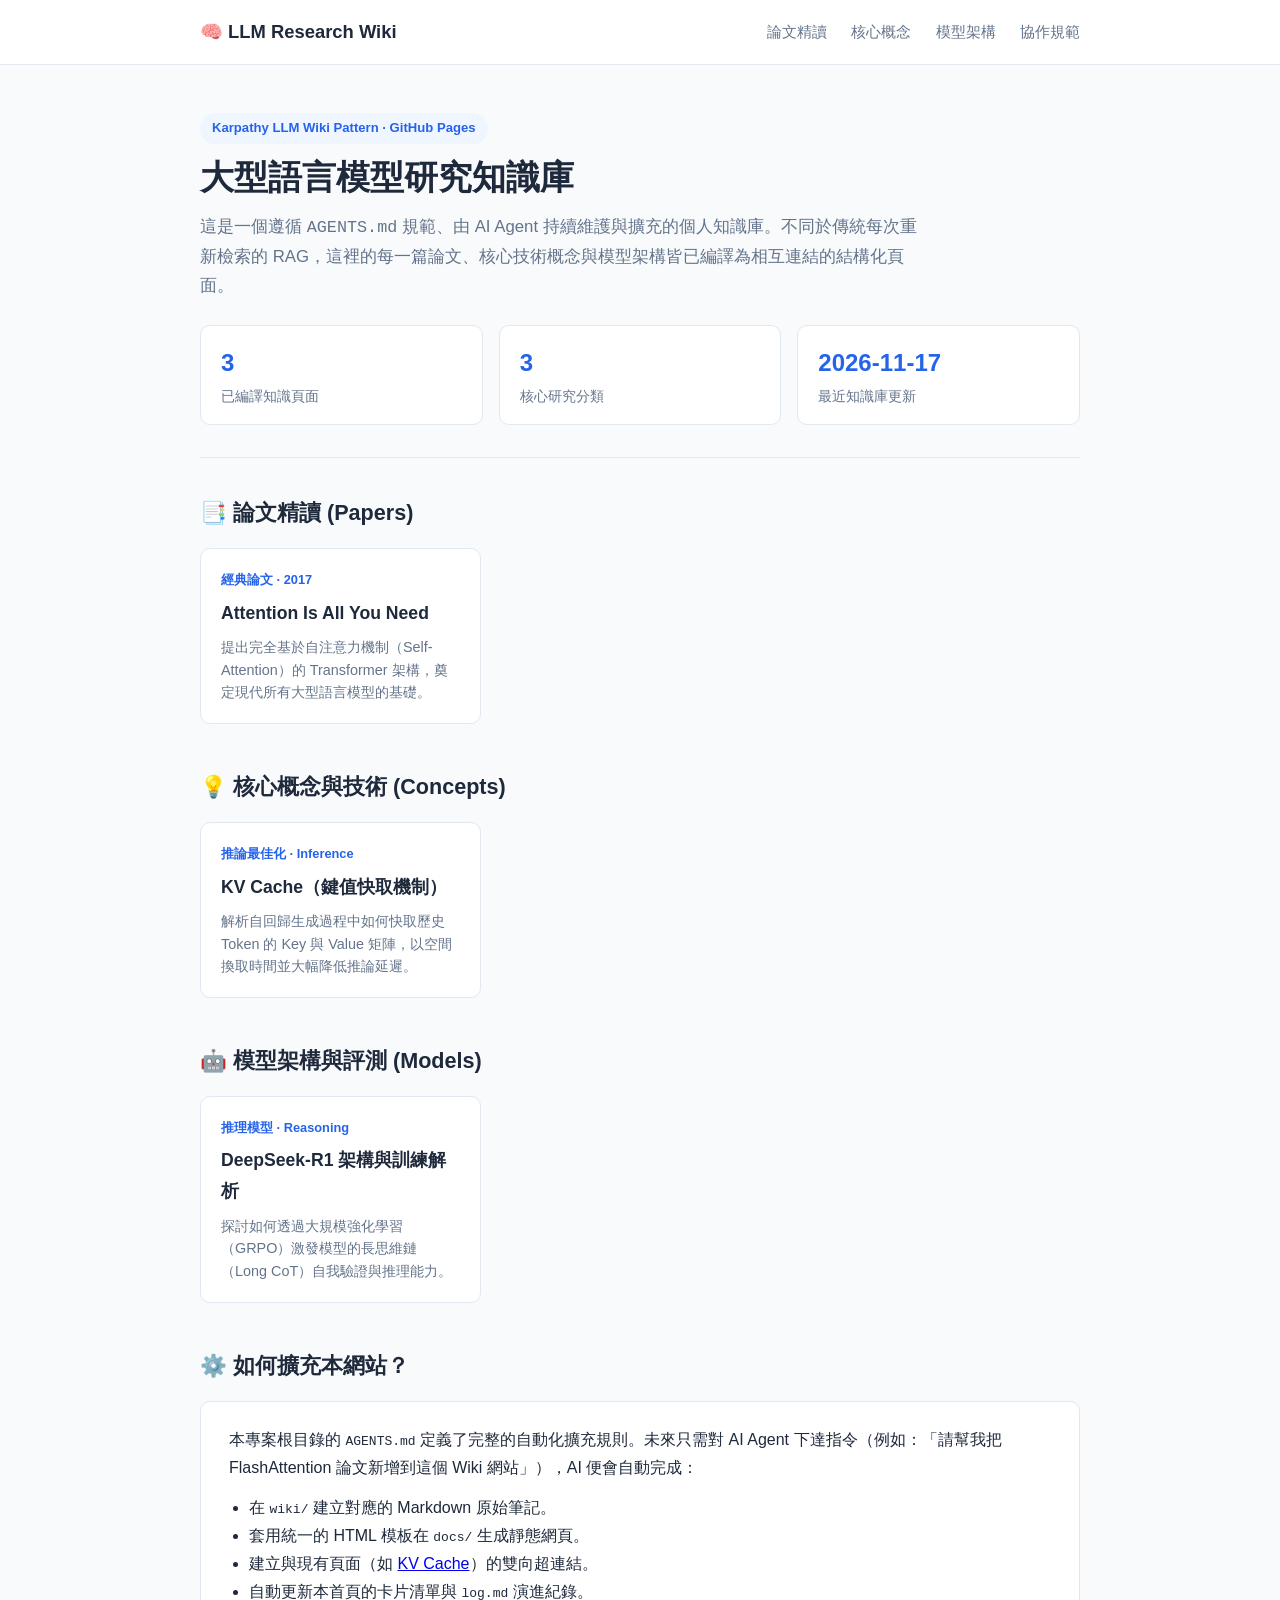
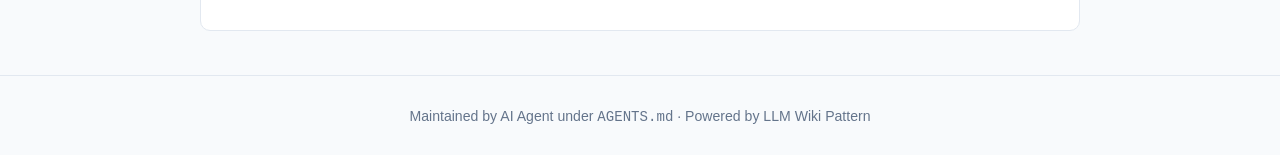
<file: docs/index.html>
<!DOCTYPE html>
<html lang="zh-Hant">
<head>
  <meta charset="UTF-8">
  <meta name="viewport" content="width=device-width, initial-scale=1.0">
  <title>LLM Research Wiki | 持續累積式大型語言模型研究知識庫</title>
  <link rel="stylesheet" href="assets/style.css">
</head>
<body>
  <header class="site-header">
    <div class="container">
      <a href="index.html" class="brand">🧠 LLM Research Wiki</a>
      <nav class="nav-links">
        <a href="#papers">論文精讀</a>
        <a href="#concepts">核心概念</a>
        <a href="#models">模型架構</a>
        <a href="#workflow">協作規範</a>
      </nav>
    </div>
  </header>

  <main class="container">
    <section class="hero">
      <span class="hero-badge">Karpathy LLM Wiki Pattern · GitHub Pages</span>
      <h1>大型語言模型研究知識庫</h1>
      <p>這是一個遵循 <code>AGENTS.md</code> 規範、由 AI Agent 持續維護與擴充的個人知識庫。不同於傳統每次重新檢索的 RAG，這裡的每一篇論文、核心技術概念與模型架構皆已編譯為相互連結的結構化頁面。</p>

      <div class="stats-grid">
        <div class="stat-card">
          <div class="stat-num">3</div>
          <div class="stat-label">已編譯知識頁面</div>
        </div>
        <div class="stat-card">
          <div class="stat-num">3</div>
          <div class="stat-label">核心研究分類</div>
        </div>
        <div class="stat-card">
          <div class="stat-num">2026-11-17</div>
          <div class="stat-label">最近知識庫更新</div>
        </div>
      </div>
    </section>

    <section id="papers" class="category-section">
      <h2 class="section-title">📑 論文精讀 (Papers)</h2>
      <div class="card-grid">
        <a href="papers/attention-is-all-you-need.html" class="wiki-card">
          <div class="card-meta">經典論文 · 2017</div>
          <h3>Attention Is All You Need</h3>
          <p>提出完全基於自注意力機制（Self-Attention）的 Transformer 架構，奠定現代所有大型語言模型的基礎。</p>
        </a>
      </div>
    </section>

    <section id="concepts" class="category-section">
      <h2 class="section-title">💡 核心概念與技術 (Concepts)</h2>
      <div class="card-grid">
        <a href="concepts/kv-cache.html" class="wiki-card">
          <div class="card-meta">推論最佳化 · Inference</div>
          <h3>KV Cache（鍵值快取機制）</h3>
          <p>解析自回歸生成過程中如何快取歷史 Token 的 Key 與 Value 矩陣，以空間換取時間並大幅降低推論延遲。</p>
        </a>
      </div>
    </section>

    <section id="models" class="category-section">
      <h2 class="section-title">🤖 模型架構與評測 (Models)</h2>
      <div class="card-grid">
        <a href="models/deepseek-r1.html" class="wiki-card">
          <div class="card-meta">推理模型 · Reasoning</div>
          <h3>DeepSeek-R1 架構與訓練解析</h3>
          <p>探討如何透過大規模強化學習（GRPO）激發模型的長思維鏈（Long CoT）自我驗證與推理能力。</p>
        </a>
      </div>
    </section>

    <section id="workflow" class="category-section">
      <h2 class="section-title">⚙️ 如何擴充本網站？</h2>
      <div class="wiki-article" style="padding: 24px 28px;">
        <p>本專案根目錄的 <code>AGENTS.md</code> 定義了完整的自動化擴充規則。未來只需對 AI Agent 下達指令（例如：「請幫我把 FlashAttention 論文新增到這個 Wiki 網站」），AI 便會自動完成：</p>
        <ul style="margin: 12px 0 0 20px;">
          <li>在 <code>wiki/</code> 建立對應的 Markdown 原始筆記。</li>
          <li>套用統一的 HTML 模板在 <code>docs/</code> 生成靜態網頁。</li>
          <li>建立與現有頁面（如 <a href="concepts/kv-cache.html">KV Cache</a>）的雙向超連結。</li>
          <li>自動更新本首頁的卡片清單與 <code>log.md</code> 演進紀錄。</li>
        </ul>
      </div>
    </section>
  </main>

  <footer class="site-footer">
    <div class="container">
      <p>Maintained by AI Agent under <code>AGENTS.md</code> · Powered by LLM Wiki Pattern</p>
    </div>
  </footer>
</body>
</html>
</file>
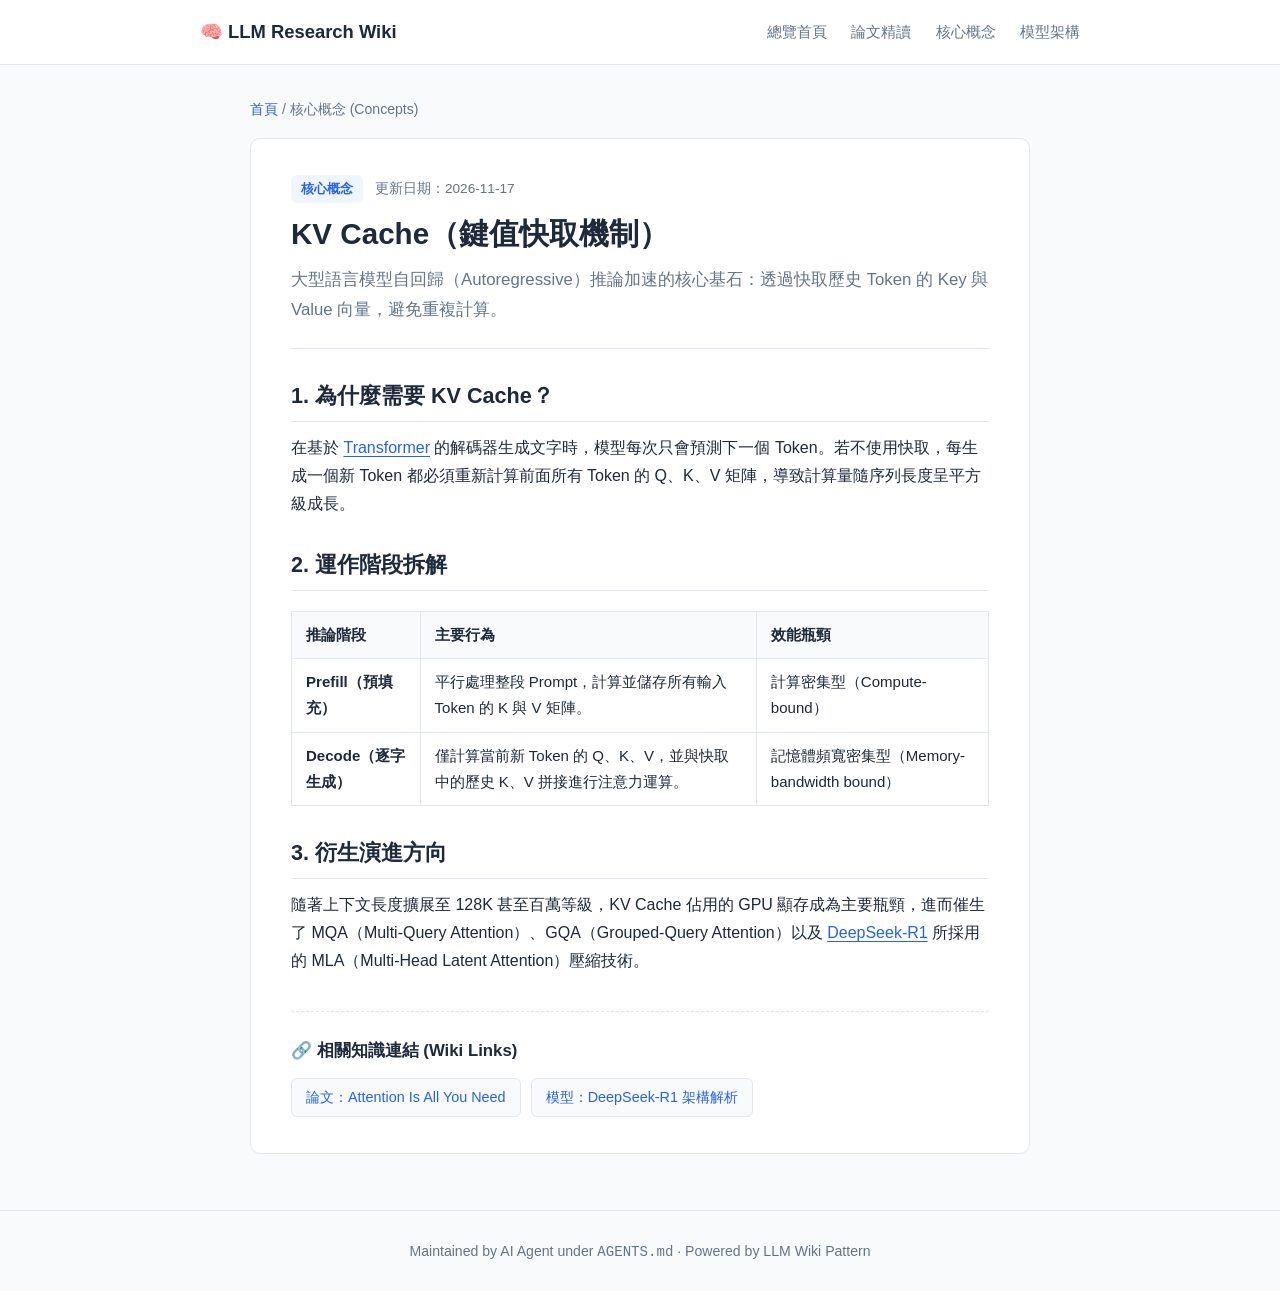
<file: docs/concepts/kv-cache.html>
<!DOCTYPE html>
<html lang="zh-Hant">
<head>
  <meta charset="UTF-8">
  <meta name="viewport" content="width=device-width, initial-scale=1.0">
  <title>KV Cache（鍵值快取機制） | LLM Research Wiki</title>
  <link rel="stylesheet" href="../assets/style.css">
</head>
<body>
  <header class="site-header">
    <div class="container">
      <a href="../index.html" class="brand">🧠 LLM Research Wiki</a>
      <nav class="nav-links">
        <a href="../index.html">總覽首頁</a>
        <a href="../index.html#papers">論文精讀</a>
        <a href="../index.html#concepts">核心概念</a>
        <a href="../index.html#models">模型架構</a>
      </nav>
    </div>
  </header>

  <main class="container article-container">
    <div class="breadcrumb">
      <a href="../index.html">首頁</a> / <span>核心概念 (Concepts)</span>
    </div>
    <article class="wiki-article">
      <header class="article-header">
        <div class="meta-tags">
          <span class="badge">核心概念</span>
          <span class="date">更新日期：2026-11-17</span>
        </div>
        <h1>KV Cache（鍵值快取機制）</h1>
        <p class="lead">大型語言模型自回歸（Autoregressive）推論加速的核心基石：透過快取歷史 Token 的 Key 與 Value 向量，避免重複計算。</p>
      </header>

      <section class="article-body">
        <h2>1. 為什麼需要 KV Cache？</h2>
        <p>在基於 <a href="../papers/attention-is-all-you-need.html">Transformer</a> 的解碼器生成文字時，模型每次只會預測下一個 Token。若不使用快取，每生成一個新 Token 都必須重新計算前面所有 Token 的 Q、K、V 矩陣，導致計算量隨序列長度呈平方級成長。</p>

        <h2>2. 運作階段拆解</h2>
        <table>
          <thead>
            <tr>
              <th>推論階段</th>
              <th>主要行為</th>
              <th>效能瓶頸</th>
            </tr>
          </thead>
          <tbody>
            <tr>
              <td><strong>Prefill（預填充）</strong></td>
              <td>平行處理整段 Prompt，計算並儲存所有輸入 Token 的 K 與 V 矩陣。</td>
              <td>計算密集型（Compute-bound）</td>
            </tr>
            <tr>
              <td><strong>Decode（逐字生成）</strong></td>
              <td>僅計算當前新 Token 的 Q、K、V，並與快取中的歷史 K、V 拼接進行注意力運算。</td>
              <td>記憶體頻寬密集型（Memory-bandwidth bound）</td>
            </tr>
          </tbody>
        </table>

        <h2>3. 衍生演進方向</h2>
        <p>隨著上下文長度擴展至 128K 甚至百萬等級，KV Cache 佔用的 GPU 顯存成為主要瓶頸，進而催生了 MQA（Multi-Query Attention）、GQA（Grouped-Query Attention）以及 <a href="../models/deepseek-r1.html">DeepSeek-R1</a> 所採用的 MLA（Multi-Head Latent Attention）壓縮技術。</p>
      </section>

      <footer class="related-links">
        <h3>🔗 相關知識連結 (Wiki Links)</h3>
        <ul>
          <li><a href="../papers/attention-is-all-you-need.html">論文：Attention Is All You Need</a></li>
          <li><a href="../models/deepseek-r1.html">模型：DeepSeek-R1 架構解析</a></li>
        </ul>
      </footer>
    </article>
  </main>

  <footer class="site-footer">
    <div class="container">
      <p>Maintained by AI Agent under <code>AGENTS.md</code> · Powered by LLM Wiki Pattern</p>
    </div>
  </footer>
</body>
</html>
</file>
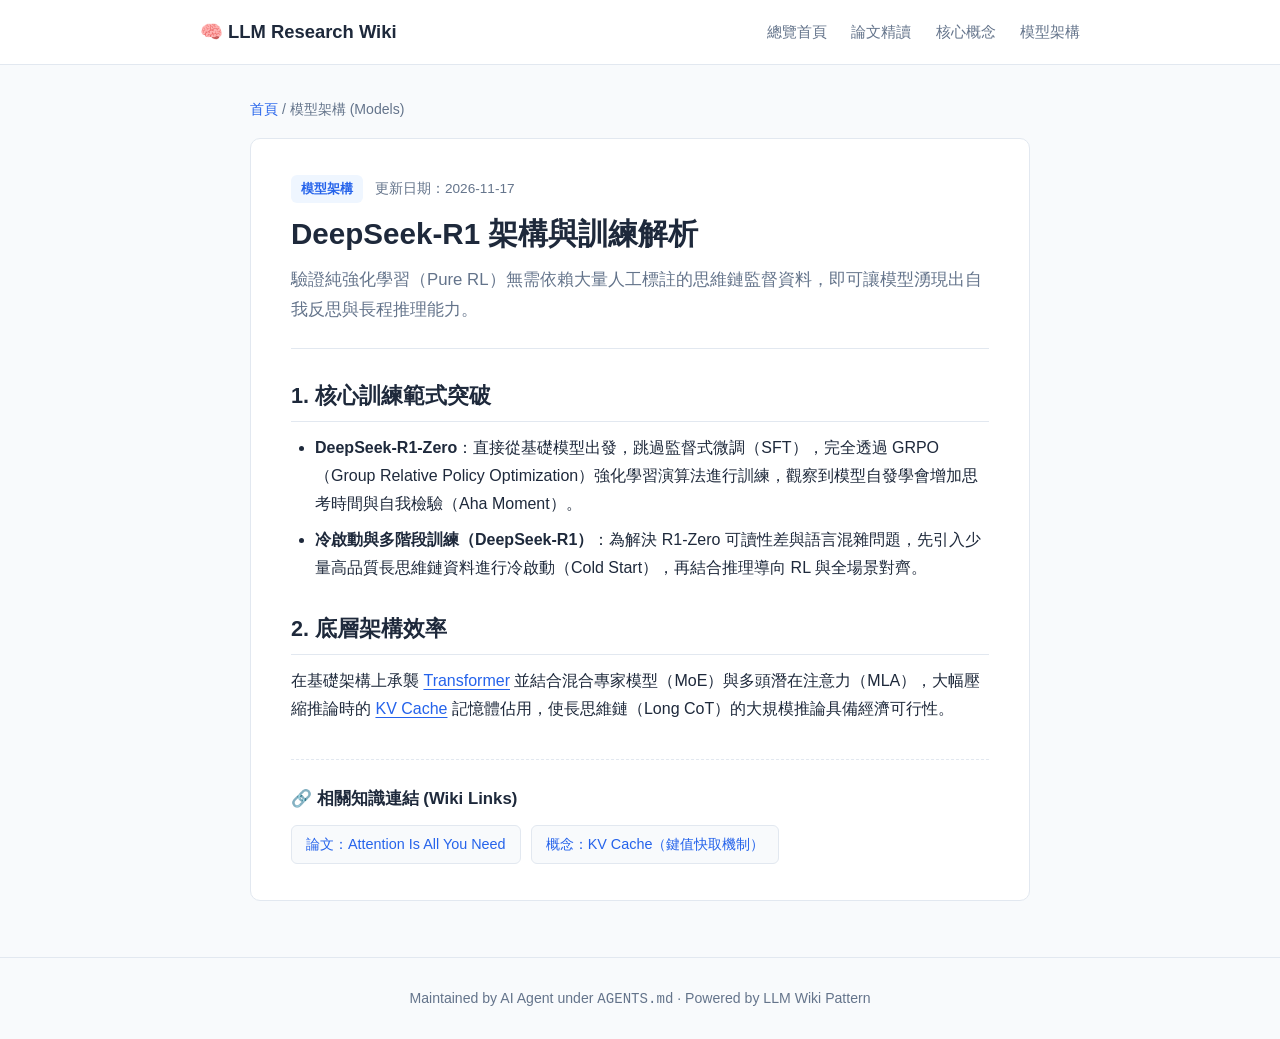
<file: docs/models/deepseek-r1.html>
<!DOCTYPE html>
<html lang="zh-Hant">
<head>
  <meta charset="UTF-8">
  <meta name="viewport" content="width=device-width, initial-scale=1.0">
  <title>DeepSeek-R1 架構與訓練解析 | LLM Research Wiki</title>
  <link rel="stylesheet" href="../assets/style.css">
</head>
<body>
  <header class="site-header">
    <div class="container">
      <a href="../index.html" class="brand">🧠 LLM Research Wiki</a>
      <nav class="nav-links">
        <a href="../index.html">總覽首頁</a>
        <a href="../index.html#papers">論文精讀</a>
        <a href="../index.html#concepts">核心概念</a>
        <a href="../index.html#models">模型架構</a>
      </nav>
    </div>
  </header>

  <main class="container article-container">
    <div class="breadcrumb">
      <a href="../index.html">首頁</a> / <span>模型架構 (Models)</span>
    </div>
    <article class="wiki-article">
      <header class="article-header">
        <div class="meta-tags">
          <span class="badge">模型架構</span>
          <span class="date">更新日期：2026-11-17</span>
        </div>
        <h1>DeepSeek-R1 架構與訓練解析</h1>
        <p class="lead">驗證純強化學習（Pure RL）無需依賴大量人工標註的思維鏈監督資料，即可讓模型湧現出自我反思與長程推理能力。</p>
      </header>

      <section class="article-body">
        <h2>1. 核心訓練範式突破</h2>
        <ul>
          <li><strong>DeepSeek-R1-Zero</strong>：直接從基礎模型出發，跳過監督式微調（SFT），完全透過 GRPO（Group Relative Policy Optimization）強化學習演算法進行訓練，觀察到模型自發學會增加思考時間與自我檢驗（Aha Moment）。</li>
          <li><strong>冷啟動與多階段訓練（DeepSeek-R1）</strong>：為解決 R1-Zero 可讀性差與語言混雜問題，先引入少量高品質長思維鏈資料進行冷啟動（Cold Start），再結合推理導向 RL 與全場景對齊。</li>
        </ul>

        <h2>2. 底層架構效率</h2>
        <p>在基礎架構上承襲 <a href="../papers/attention-is-all-you-need.html">Transformer</a> 並結合混合專家模型（MoE）與多頭潛在注意力（MLA），大幅壓縮推論時的 <a href="../concepts/kv-cache.html">KV Cache</a> 記憶體佔用，使長思維鏈（Long CoT）的大規模推論具備經濟可行性。</p>
      </section>

      <footer class="related-links">
        <h3>🔗 相關知識連結 (Wiki Links)</h3>
        <ul>
          <li><a href="../papers/attention-is-all-you-need.html">論文：Attention Is All You Need</a></li>
          <li><a href="../concepts/kv-cache.html">概念：KV Cache（鍵值快取機制）</a></li>
        </ul>
      </footer>
    </article>
  </main>

  <footer class="site-footer">
    <div class="container">
      <p>Maintained by AI Agent under <code>AGENTS.md</code> · Powered by LLM Wiki Pattern</p>
    </div>
  </footer>
</body>
</html>
</file>
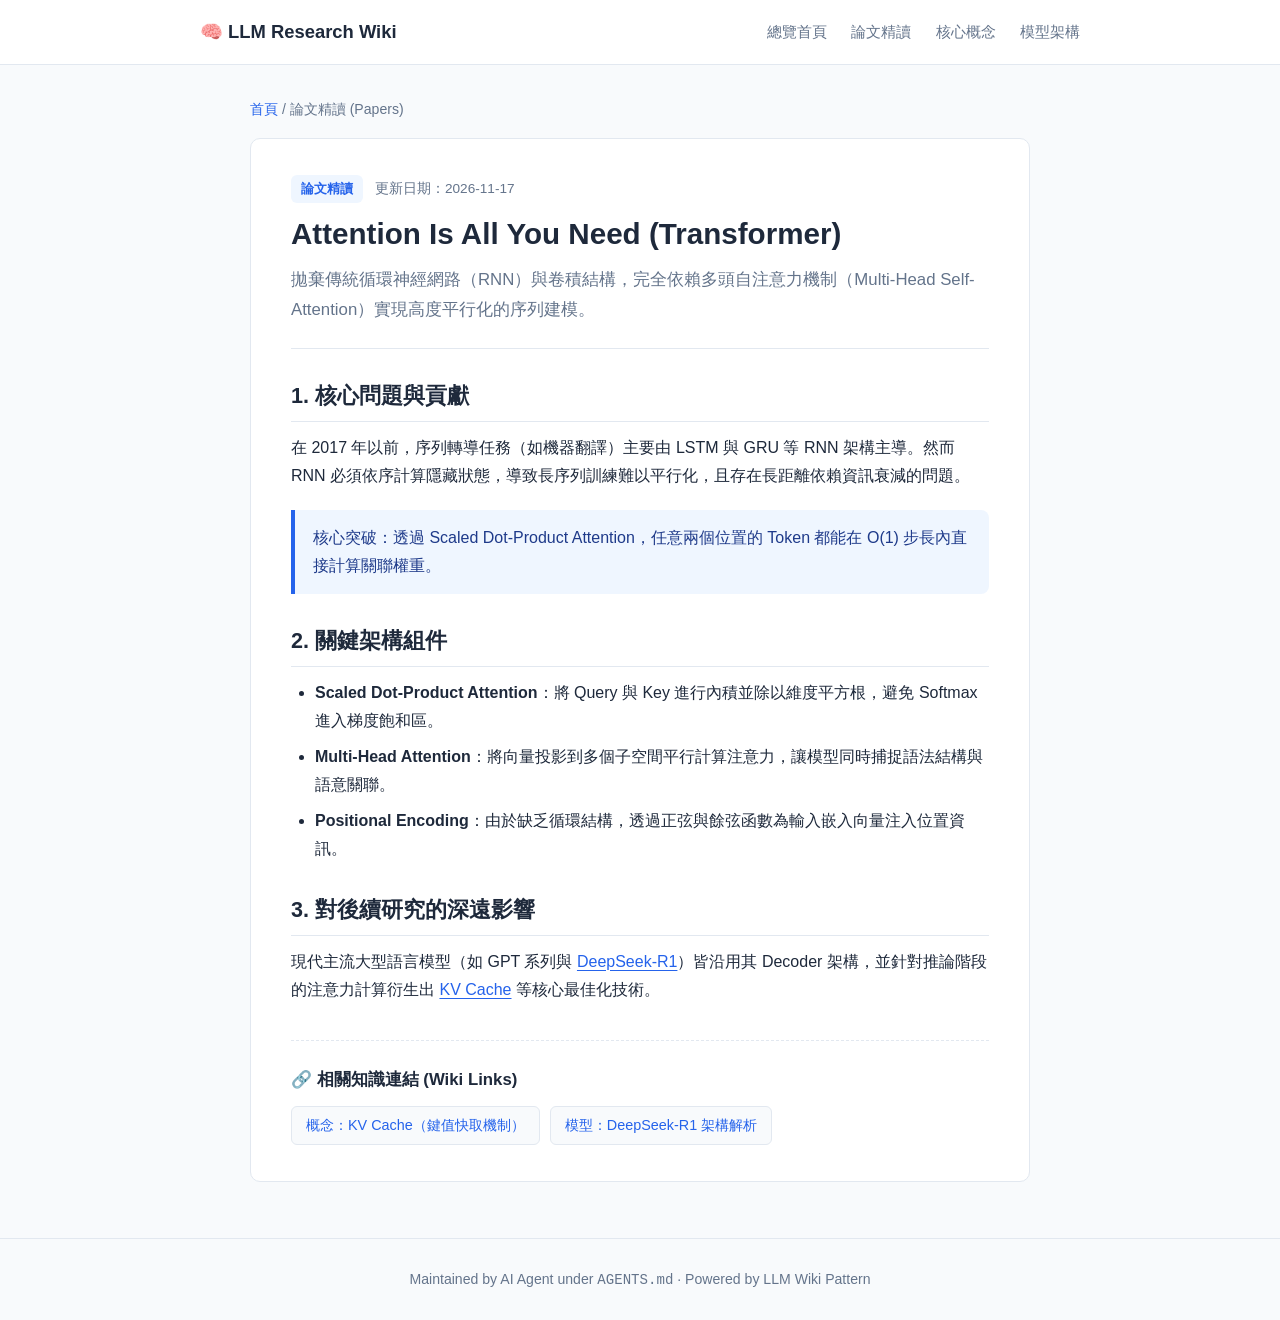
<file: docs/papers/attention-is-all-you-need.html>
<!DOCTYPE html>
<html lang="zh-Hant">
<head>
  <meta charset="UTF-8">
  <meta name="viewport" content="width=device-width, initial-scale=1.0">
  <title>Attention Is All You Need | LLM Research Wiki</title>
  <link rel="stylesheet" href="../assets/style.css">
</head>
<body>
  <header class="site-header">
    <div class="container">
      <a href="../index.html" class="brand">🧠 LLM Research Wiki</a>
      <nav class="nav-links">
        <a href="../index.html">總覽首頁</a>
        <a href="../index.html#papers">論文精讀</a>
        <a href="../index.html#concepts">核心概念</a>
        <a href="../index.html#models">模型架構</a>
      </nav>
    </div>
  </header>

  <main class="container article-container">
    <div class="breadcrumb">
      <a href="../index.html">首頁</a> / <span>論文精讀 (Papers)</span>
    </div>
    <article class="wiki-article">
      <header class="article-header">
        <div class="meta-tags">
          <span class="badge">論文精讀</span>
          <span class="date">更新日期：2026-11-17</span>
        </div>
        <h1>Attention Is All You Need (Transformer)</h1>
        <p class="lead">拋棄傳統循環神經網路（RNN）與卷積結構，完全依賴多頭自注意力機制（Multi-Head Self-Attention）實現高度平行化的序列建模。</p>
      </header>

      <section class="article-body">
        <h2>1. 核心問題與貢獻</h2>
        <p>在 2017 年以前，序列轉導任務（如機器翻譯）主要由 LSTM 與 GRU 等 RNN 架構主導。然而 RNN 必須依序計算隱藏狀態，導致長序列訓練難以平行化，且存在長距離依賴資訊衰減的問題。</p>
        <blockquote>
          核心突破：透過 Scaled Dot-Product Attention，任意兩個位置的 Token 都能在 O(1) 步長內直接計算關聯權重。
        </blockquote>

        <h2>2. 關鍵架構組件</h2>
        <ul>
          <li><strong>Scaled Dot-Product Attention</strong>：將 Query 與 Key 進行內積並除以維度平方根，避免 Softmax 進入梯度飽和區。</li>
          <li><strong>Multi-Head Attention</strong>：將向量投影到多個子空間平行計算注意力，讓模型同時捕捉語法結構與語意關聯。</li>
          <li><strong>Positional Encoding</strong>：由於缺乏循環結構，透過正弦與餘弦函數為輸入嵌入向量注入位置資訊。</li>
        </ul>

        <h2>3. 對後續研究的深遠影響</h2>
        <p>現代主流大型語言模型（如 GPT 系列與 <a href="../models/deepseek-r1.html">DeepSeek-R1</a>）皆沿用其 Decoder 架構，並針對推論階段的注意力計算衍生出 <a href="../concepts/kv-cache.html">KV Cache</a> 等核心最佳化技術。</p>
      </section>

      <footer class="related-links">
        <h3>🔗 相關知識連結 (Wiki Links)</h3>
        <ul>
          <li><a href="../concepts/kv-cache.html">概念：KV Cache（鍵值快取機制）</a></li>
          <li><a href="../models/deepseek-r1.html">模型：DeepSeek-R1 架構解析</a></li>
        </ul>
      </footer>
    </article>
  </main>

  <footer class="site-footer">
    <div class="container">
      <p>Maintained by AI Agent under <code>AGENTS.md</code> · Powered by LLM Wiki Pattern</p>
    </div>
  </footer>
</body>
</html>
</file>
<file: docs/assets/style.css>
:root {
  --bg-page: #f8fafc;
  --bg-card: #ffffff;
  --text-main: #1e293b;
  --text-muted: #64748b;
  --primary: #2563eb;
  --primary-hover: #1d4ed8;
  --primary-soft: #eff6ff;
  --border: #e2e8f0;
  --radius: 10px;
}

* {
  box-sizing: border-box;
  margin: 0;
  padding: 0;
}

body {
  font-family: -apple-system, BlinkMacSystemFont, "Segoe UI", "Noto Sans TC", Roboto, sans-serif;
  background-color: var(--bg-page);
  color: var(--text-main);
  line-height: 1.75;
}

.container {
  max-width: 920px;
  margin: 0 auto;
  padding: 0 20px;
}

/* Header */
.site-header {
  background: var(--bg-card);
  border-bottom: 1px solid var(--border);
  position: sticky;
  top: 0;
  z-index: 10;
}

.site-header .container {
  display: flex;
  justify-content: space-between;
  align-items: center;
  height: 64px;
}

.brand {
  font-weight: 700;
  font-size: 1.15rem;
  color: var(--text-main);
  text-decoration: none;
}

.nav-links a {
  margin-left: 20px;
  text-decoration: none;
  color: var(--text-muted);
  font-size: 0.95rem;
  font-weight: 500;
  transition: color 0.2s;
}

.nav-links a:hover {
  color: var(--primary);
}

/* Hero Section */
.hero {
  padding: 48px 0 32px;
  border-bottom: 1px solid var(--border);
  margin-bottom: 36px;
}

.hero-badge {
  display: inline-block;
  background: var(--primary-soft);
  color: var(--primary);
  font-size: 0.82rem;
  font-weight: 600;
  padding: 4px 12px;
  border-radius: 999px;
  margin-bottom: 12px;
}

.hero h1 {
  font-size: 2.1rem;
  line-height: 1.3;
  margin-bottom: 12px;
}

.hero p {
  color: var(--text-muted);
  font-size: 1.05rem;
  max-width: 720px;
}

/* Stats Bar */
.stats-grid {
  display: grid;
  grid-template-columns: repeat(auto-fit, minmax(180px, 1fr));
  gap: 16px;
  margin-top: 24px;
}

.stat-card {
  background: var(--bg-card);
  border: 1px solid var(--border);
  border-radius: var(--radius);
  padding: 16px 20px;
}

.stat-num {
  font-size: 1.5rem;
  font-weight: 700;
  color: var(--primary);
}

.stat-label {
  font-size: 0.88rem;
  color: var(--text-muted);
}

/* Category Sections */
.category-section {
  margin-bottom: 44px;
}

.section-title {
  font-size: 1.35rem;
  margin-bottom: 16px;
  display: flex;
  align-items: center;
  gap: 8px;
}

.card-grid {
  display: grid;
  grid-template-columns: repeat(auto-fill, minmax(270px, 1fr));
  gap: 18px;
}

.wiki-card {
  display: block;
  background: var(--bg-card);
  border: 1px solid var(--border);
  border-radius: var(--radius);
  padding: 20px;
  text-decoration: none;
  color: inherit;
  transition: transform 0.15s ease, box-shadow 0.15s ease, border-color 0.15s ease;
}

.wiki-card:hover {
  transform: translateY(-2px);
  border-color: var(--primary);
  box-shadow: 0 8px 20px rgba(37, 99, 235, 0.08);
}

.wiki-card .card-meta {
  font-size: 0.8rem;
  color: var(--primary);
  font-weight: 600;
  margin-bottom: 6px;
}

.wiki-card h3 {
  font-size: 1.1rem;
  margin-bottom: 8px;
  color: var(--text-main);
}

.wiki-card p {
  font-size: 0.9rem;
  color: var(--text-muted);
  line-height: 1.55;
}

/* Article Page */
.article-container {
  max-width: 820px;
  padding-top: 32px;
  padding-bottom: 56px;
}

.breadcrumb {
  font-size: 0.88rem;
  color: var(--text-muted);
  margin-bottom: 16px;
}

.breadcrumb a {
  color: var(--primary);
  text-decoration: none;
}

.wiki-article {
  background: var(--bg-card);
  border: 1px solid var(--border);
  border-radius: var(--radius);
  padding: 36px 40px;
}

.article-header {
  border-bottom: 1px solid var(--border);
  padding-bottom: 24px;
  margin-bottom: 28px;
}

.meta-tags {
  display: flex;
  align-items: center;
  gap: 12px;
  margin-bottom: 12px;
}

.badge {
  background: var(--primary-soft);
  color: var(--primary);
  font-size: 0.8rem;
  font-weight: 600;
  padding: 3px 10px;
  border-radius: 6px;
}

.date {
  font-size: 0.85rem;
  color: var(--text-muted);
}

.article-header h1 {
  font-size: 1.85rem;
  line-height: 1.3;
  margin-bottom: 12px;
}

.lead {
  font-size: 1.05rem;
  color: var(--text-muted);
}

.article-body h2 {
  font-size: 1.35rem;
  margin: 28px 0 12px;
  padding-bottom: 6px;
  border-bottom: 1px solid var(--border);
}

.article-body h3 {
  font-size: 1.12rem;
  margin: 20px 0 8px;
}

.article-body p {
  margin-bottom: 16px;
}

.article-body ul, .article-body ol {
  margin: 0 0 18px 24px;
}

.article-body li {
  margin-bottom: 8px;
}

.article-body blockquote {
  border-left: 4px solid var(--primary);
  background: var(--primary-soft);
  padding: 14px 18px;
  border-radius: 0 8px 8px 0;
  margin: 20px 0;
  color: #1e3a8a;
}

.article-body table {
  width: 100%;
  border-collapse: collapse;
  margin: 20px 0;
  font-size: 0.94rem;
}

.article-body th, .article-body td {
  border: 1px solid var(--border);
  padding: 10px 14px;
  text-align: left;
}

.article-body th {
  background: var(--bg-page);
  font-weight: 600;
}

.article-body a {
  color: var(--primary);
  text-decoration: underline;
  text-underline-offset: 3px;
}

.related-links {
  margin-top: 36px;
  padding-top: 24px;
  border-top: 1px dashed var(--border);
}

.related-links h3 {
  font-size: 1.05rem;
  margin-bottom: 12px;
}

.related-links ul {
  list-style: none;
  display: flex;
  flex-wrap: wrap;
  gap: 10px;
}

.related-links a {
  display: inline-block;
  background: var(--bg-page);
  border: 1px solid var(--border);
  padding: 6px 14px;
  border-radius: 6px;
  text-decoration: none;
  color: var(--primary);
  font-size: 0.9rem;
  font-weight: 500;
}

.related-links a:hover {
  background: var(--primary-soft);
  border-color: var(--primary);
}

/* Footer */
.site-footer {
  border-top: 1px solid var(--border);
  padding: 28px 0;
  text-align: center;
  color: var(--text-muted);
  font-size: 0.88rem;
}

@media (max-width: 640px) {
  .wiki-article {
    padding: 24px 20px;
  }
  .nav-links {
    display: none;
  }
}
</file>
